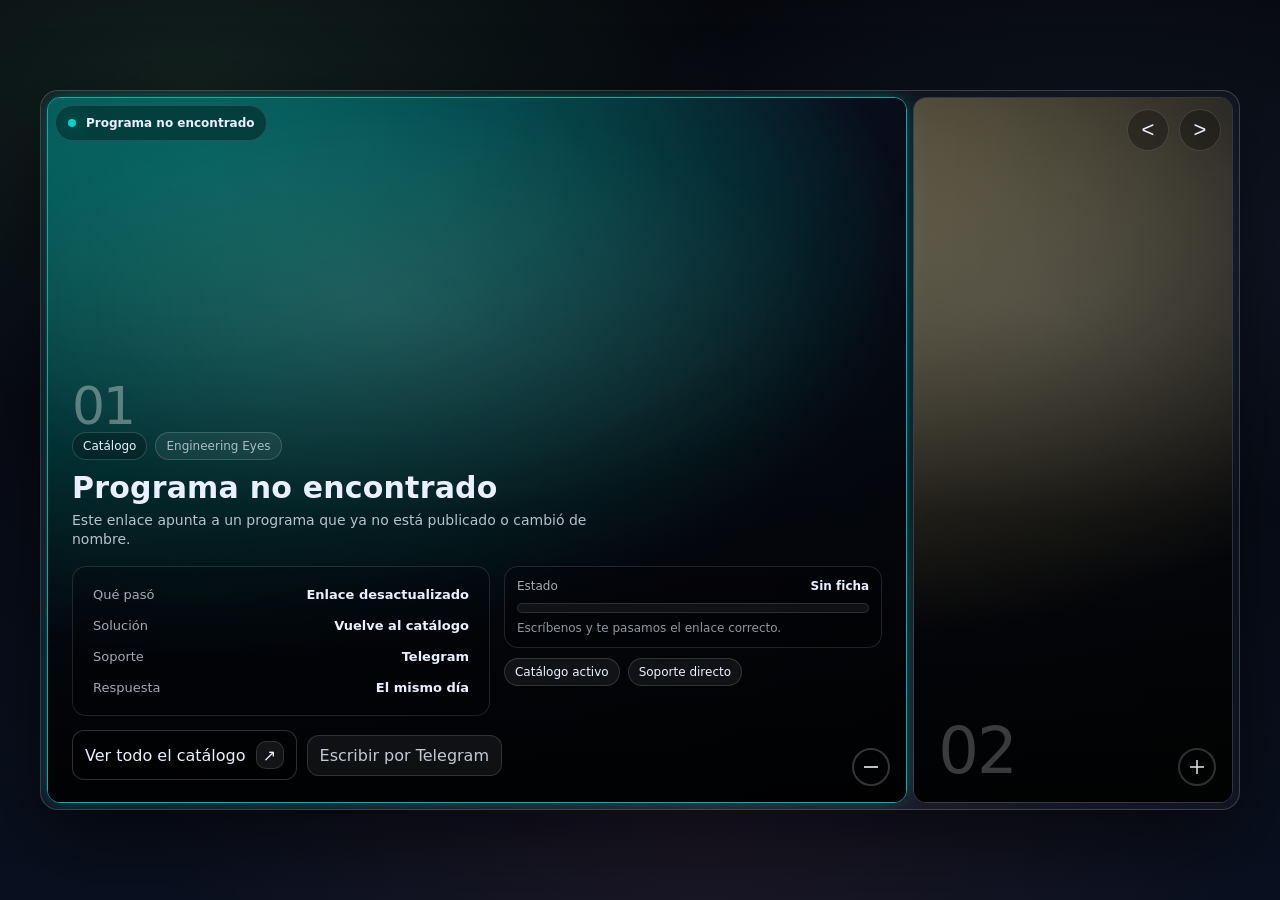
<file: accordion.html>
<!DOCTYPE html>
<html lang="es">
<head>
<meta charset="UTF-8">
<meta name="viewport" content="width=device-width, initial-scale=1.0">
<title>Ficha de software — Engineering Eyes</title>
<meta name="description" content="Ficha técnica: versión, novedades, requisitos del sistema e instalación paso a paso.">
<meta name="robots" content="noindex, follow">
<style>
/* ═══════════════════════════════════════════════════════════════
   ESTILOS DEL NEONACCORDION — ORIGINAL, SIN MODIFICAR.
═══════════════════════════════════════════════════════════════ */
:root {
    --bg0: #05070c;
    --bg1: #0a1020;
    --card: rgba(255, 255, 255, 0.06);
    --card2: rgba(255, 255, 255, 0.1);
    --text: #eaf0ff;
    --muted: rgba(234, 240, 255, 0.72);
    --line: rgba(255, 255, 255, 0.12);
    --shadow: 0 30px 80px rgba(0, 0, 0, 0.55);
    --ease: cubic-bezier(0.2, 0.8, 0.2, 1);
    --dur: 720ms;
}
* { box-sizing: border-box; margin: 0; padding: 0; }
html, body { height: 100%; }
body {
    font-family: ui-sans-serif, system-ui, -apple-system, Segoe UI, Roboto, Helvetica, Arial;
    background: radial-gradient(1000px 600px at 15% 10%, rgba(124, 255, 178, 0.1), transparent 55%),
        radial-gradient(900px 520px at 85% 25%, rgba(122, 167, 255, 0.1), transparent 58%),
        radial-gradient(900px 600px at 55% 90%, rgba(255, 125, 125, 0.08), transparent 62%),
        linear-gradient(180deg, var(--bg0), var(--bg1));
    color: var(--text);
    display: flex;
    align-items: center;
    justify-content: center;
    overflow: hidden;
}
.wrap { width: min(1200px, 96vw); height: min(720px, 92vh); display: flex; flex-direction: column; }
.dot { width: 10px; height: 10px; border-radius: 50%; background: #7cffb2; box-shadow: 0 0 18px rgba(124, 255, 178, 0.55); }

.stage {
    position: relative; flex: 1; border-radius: 18px; overflow: hidden;
    box-shadow: var(--shadow); border: 1px solid rgba(255, 255, 255, 0.1); background: rgba(0, 0, 0, 0.18);
    height: 100%;
}
.status {
    position: absolute; z-index: 10; top: 14px; left: 14px;
    display: flex; align-items: center; gap: 10px; padding: 10px 12px; border-radius: 999px;
    background: rgba(0, 0, 0, 0.35); border: 1px solid rgba(255, 255, 255, 0.12); backdrop-filter: blur(10px);
}
.status-led { width: 8px; height: 8px; border-radius: 50%; background: #7cffb2; box-shadow: 0 0 18px rgba(124, 255, 178, 0.55); }
.status-text { font-size: 12px; color: var(--muted); }
.status-text b { color: var(--text); }

.accordion { height: 100%; display: flex; }
.panel {
    position: relative; flex: 1; cursor: pointer;
    transition: flex var(--dur) var(--ease), filter var(--dur) var(--ease);
    overflow: hidden; filter: saturate(0.75) grayscale(0.2) brightness(0.9); isolation: isolate;
}
.panel.active { flex: 2.7; filter: saturate(1.05) grayscale(0) brightness(1); }
.panel-bg {
    position: absolute; inset: 0; background-image: var(--bg); background-size: cover; background-position: center;
    transform: scale(1.05); transition: transform 900ms var(--ease);
}
.panel.active .panel-bg { transform: scale(1.12); }
.panel::before {
    content: ""; position: absolute; inset: 0;
    background: radial-gradient(800px 380px at 40% 30%, rgba(255, 255, 255, 0.12), transparent 55%),
        linear-gradient(180deg, rgba(0, 0, 0, 0.05), rgba(0, 0, 0, 0.84)); z-index: 1;
}
.panel::after {
    content: ""; position: absolute; inset: 0;
    background: linear-gradient(90deg, transparent, rgba(0, 0, 0, 0.55)); opacity: 0.25; z-index: 1;
}
.panel-content { position: absolute; left: 24px; right: 24px; bottom: 22px; z-index: 2; color: var(--text); }
.panel-kicker {
    display: flex; gap: 8px; align-items: center; margin-bottom: 10px;
    opacity: 0; transform: translateY(10px); transition: opacity 420ms var(--ease), transform 420ms var(--ease);
}
.panel.active .panel-kicker { opacity: 1; transform: translateY(0); transition-delay: 140ms; }
.pill { font-size: 12px; padding: 6px 10px; border-radius: 999px; border: 1px solid rgba(255, 255, 255, 0.16); background: rgba(0, 0, 0, 0.2); }
.pill.ghost { color: rgba(234, 240, 255, 0.7); background: rgba(255, 255, 255, 0.06); }
.panel-id {
    position: absolute; left: 0; bottom: -8px; font-size: 64px; font-weight: 300;
    color: rgba(255, 255, 255, 0.25); letter-spacing: -2px; transition: all var(--dur) var(--ease);
}
.panel.active .panel-id { bottom: auto; top: -56px; font-size: 52px; color: rgba(255, 255, 255, 0.35); }
.panel-title {
    font-size: 30px; letter-spacing: 0.2px; font-weight: 800; margin-bottom: 6px;
    opacity: 0; transform: translateY(18px); transition: opacity 520ms var(--ease), transform 520ms var(--ease);
}
.panel.active .panel-title { opacity: 1; transform: translateY(0); transition-delay: 220ms; }
.panel-subtitle {
    max-width: 520px; font-size: 14px; line-height: 1.4; color: rgba(234, 240, 255, 0.78); margin-bottom: 16px;
    opacity: 0; transform: translateY(18px); transition: opacity 520ms var(--ease), transform 520ms var(--ease);
}
.panel.active .panel-subtitle { opacity: 1; transform: translateY(0); transition-delay: 300ms; }
.grid {
    display: grid; grid-template-columns: 1.05fr 0.95fr; gap: 14px;
    opacity: 0; transform: translateY(18px); transition: opacity 520ms var(--ease), transform 520ms var(--ease);
}
.panel.active .grid { opacity: 1; transform: translateY(0); transition-delay: 380ms; }
.specs { border-radius: 14px; padding: 12px 12px; background: rgba(0, 0, 0, 0.22); border: 1px solid rgba(255, 255, 255, 0.12); }
.row { display: flex; justify-content: space-between; gap: 12px; padding: 8px 8px; border-radius: 10px; transition: background 220ms var(--ease); }
.row:hover { background: rgba(255, 255, 255, 0.06); }
.k { color: rgba(234, 240, 255, 0.7); font-size: 13px; }
.v { font-weight: 700; font-size: 13px; }
.meta { display: flex; flex-direction: column; gap: 10px; }
.meta-card { border-radius: 14px; padding: 12px 12px; background: rgba(0, 0, 0, 0.22); border: 1px solid rgba(255, 255, 255, 0.12); }
.meta-top { display: flex; align-items: center; justify-content: space-between; margin-bottom: 10px; }
.label { font-size: 12px; color: rgba(234, 240, 255, 0.7); }
.value { font-size: 12px; font-weight: 800; }
.bar { height: 10px; border-radius: 999px; overflow: hidden; border: 1px solid rgba(255, 255, 255, 0.12); background: rgba(255, 255, 255, 0.06); }
.bar-fill { display: block; height: 100%; width: 50%; background: linear-gradient(90deg, rgba(255, 255, 255, 0.1), rgba(255, 255, 255, 0.55)); }
.fine { margin-top: 8px; font-size: 12px; color: rgba(234, 240, 255, 0.62); }
.badges { display: flex; flex-wrap: wrap; gap: 8px; }
.badge {
    font-size: 12px; padding: 6px 10px; border-radius: 999px; border: 1px solid rgba(255, 255, 255, 0.14); background: rgba(255, 255, 255, 0.06);
    opacity: 0; transform: scale(0.92); transition: opacity 340ms var(--ease), transform 340ms var(--ease), border-color 340ms var(--ease);
}
.panel.active .badge { opacity: 1; transform: scale(1); }
.panel.active .badge:nth-child(1) { transition-delay: 520ms; }
.panel.active .badge:nth-child(2) { transition-delay: 580ms; }
.panel.active .badge:nth-child(3) { transition-delay: 640ms; }
.cta-row {
    display: flex; align-items: center; gap: 10px; margin-top: 14px;
    opacity: 0; transform: translateY(16px); transition: opacity 520ms var(--ease), transform 520ms var(--ease);
}
.panel.active .cta-row { opacity: 1; transform: translateY(0); transition-delay: 520ms; }
.cta {
    border: 1px solid rgba(255, 255, 255, 0.18); background: rgba(0, 0, 0, 0.22); color: var(--text);
    padding: 10px 12px; border-radius: 12px; cursor: pointer; display: flex; align-items: center; gap: 10px; text-decoration: none;
    transition: transform 180ms var(--ease), background 180ms var(--ease), border-color 180ms var(--ease);
}
.cta:hover { transform: translateY(-1px); background: rgba(255, 255, 255, 0.1); }
.cta:active { transform: translateY(0px) scale(0.985); }
.cta-ico { display: inline-flex; width: 28px; height: 28px; border-radius: 10px; align-items: center; justify-content: center; background: rgba(255, 255, 255, 0.08); border: 1px solid rgba(255, 255, 255, 0.12); }
.ghost-btn {
    border: 1px solid rgba(255, 255, 255, 0.14); background: rgba(255, 255, 255, 0.06); color: rgba(234, 240, 255, 0.82);
    padding: 10px 12px; border-radius: 12px; cursor: pointer; text-decoration: none; transition: transform 180ms var(--ease), background 180ms var(--ease);
}
.ghost-btn:hover { transform: translateY(-1px); background: rgba(255, 255, 255, 0.1); }
.ghost-btn:active { transform: translateY(0px) scale(0.985); }
.corner {
    position: absolute; right: 16px; bottom: 16px; width: 38px; height: 38px; border-radius: 999px;
    border: 2px solid rgba(255, 255, 255, 0.2); background: transparent; cursor: pointer; z-index: 3;
    transition: transform 200ms var(--ease), border-color 200ms var(--ease), background 200ms var(--ease);
}
.corner::before, .corner::after {
    content: ""; position: absolute; left: 50%; top: 50%; transform: translate(-50%, -50%);
    background: rgba(255, 255, 255, 0.75); transition: transform 200ms var(--ease), opacity 200ms var(--ease);
}
.corner::before { width: 14px; height: 2px; }
.corner::after { width: 2px; height: 14px; }
.panel.active .corner::after { opacity: 0; transform: translate(-50%, -50%) scale(0.6); }
.corner:hover { transform: translateY(-1px); background: rgba(255, 255, 255, 0.08); }
.corner:active { transform: translateY(0px) scale(0.98); }
/* Las flechas estaban en left:12px, justo encima del título del panel
   abierto. Agrupadas arriba a la derecha ya no tapan nada. */
.nav {
    position: absolute; top: 18px; transform: none; width: 42px; height: 42px; border-radius: 999px;
    border: 1px solid rgba(255, 255, 255, 0.14); background: rgba(0, 0, 0, 0.3); color: var(--text);
    font-size: 22px; cursor: pointer; display: flex; align-items: center; justify-content: center;
    backdrop-filter: blur(10px); z-index: 12; transition: background 180ms var(--ease), transform 180ms var(--ease);
}
.nav:hover { background: rgba(255, 255, 255, 0.12); }
.nav:active { transform: scale(0.94); }
.nav-prev { right: 70px; }
.nav-next { right: 18px; }

@media (max-width: 860px) {
    /* El acordeón deja de tener altura fija: los paneles cerrados son
       barras cortas y el abierto crece hasta donde pida su contenido.
       Antes .stage llevaba `flex: 1` y eso anulaba su `height`, así que
       los 4 paneles se quedaban en 96px y el contenido (560px) no cabía. */
    body { overflow: auto; }
    .wrap  { height: auto; width: min(1200px, 100vw); padding: 10px 8px 20px; }
    .stage { flex: none; height: auto; border-radius: 14px; }
    .accordion { flex-direction: column; height: auto; }

    .panel { flex: none; min-height: 86px; }
    .panel.active { flex: none; min-height: 0; }

    /* Solo el panel abierto pasa a flujo normal: así estira el panel.
       Los cerrados siguen absolutos y se mantienen como barras. */
    .panel.active .panel-content {
        position: relative; left: auto; right: auto; bottom: auto;
        padding: 54px 16px 18px;
    }
    .panel.active .panel-id { top: 12px; bottom: auto; left: 16px; font-size: 40px; }
    .panel:not(.active) .panel-id { font-size: 40px; }

    .grid { grid-template-columns: 1fr; }
    .panel-title { font-size: 24px; }
    .cta-row { flex-wrap: wrap; }
    .cta-row .cta, .cta-row .ghost-btn { flex: 1 1 auto; justify-content: center; }

    /* El botón redondo de esquina se montaba sobre "Web oficial":
       en el panel abierto sube a la esquina superior derecha. */
    .panel.active .corner { top: 14px; bottom: auto; right: 14px; }

    /* Las flechas estorban cuando los paneles ya se tocan directamente */
    .nav { display: none; }
    .status { position: sticky; top: 8px; margin: 8px 0 0 8px; display: inline-flex; }
}


/* ═══════════════════════════════════════════════════════════════
   MÓDULO DE COMPRA — AGREGADO. No toca los estilos originales.
═══════════════════════════════════════════════════════════════ */
.buy-price { font-size: 15px; }
.buy-proof { display: flex; align-items: center; gap: 7px; }
.buy-rating { display: flex; align-items: center; gap: 3px; margin-top: 2px; }
.buy-rating .star { color: rgba(255,255,255,.22); font-size: 14px; line-height: 1; }
.buy-rating .star.on { color: #f7c948; }
.buy-rating .nota { color: #fff; font-size: 12px; font-weight: 700; margin-left: 5px; }
.buy-rating .cuenta { opacity: .55; font-size: 11px; margin-left: 2px; }
.buy-live {
    width: 7px; height: 7px; border-radius: 50%; flex: none;
    background: #7cffb2; box-shadow: 0 0 12px rgba(124, 255, 178, 0.7);
    animation: buyPulse 1.6s ease-in-out infinite;
}
@keyframes buyPulse { 0%, 100% { transform: scale(1); opacity: 1; } 50% { transform: scale(1.4); opacity: 0.6; } }
.bm-back {
    position: fixed; inset: 0; z-index: 10000; display: flex; align-items: center; justify-content: center;
    background: rgba(3, 6, 12, 0.62); backdrop-filter: blur(9px);
    opacity: 0; pointer-events: none; transition: opacity 260ms var(--ease); padding: 18px;
}
.bm-back.open { opacity: 1; pointer-events: auto; }
.bm-card {
    width: min(430px, 94vw); border-radius: 18px; padding: 18px;
    border: 1px solid rgba(255, 255, 255, 0.14);
    background: linear-gradient(180deg, rgba(255, 255, 255, 0.08), rgba(255, 255, 255, 0.03));
    box-shadow: 0 30px 80px rgba(0, 0, 0, 0.6); backdrop-filter: blur(14px);
    transform: translateY(14px) scale(0.98); transition: transform 280ms var(--ease);
}
.bm-back.open .bm-card { transform: none; }
.bm-title { font-size: 20px; font-weight: 800; margin: 10px 0 4px; }
.bm-sub { font-size: 13px; color: var(--muted); margin-bottom: 14px; }
.bm-prices { display: flex; gap: 10px; margin-bottom: 12px; }
.bm-price {
    flex: 1; cursor: pointer; border-radius: 14px; padding: 12px 10px; text-align: center;
    border: 1px solid rgba(255, 255, 255, 0.14); background: rgba(0, 0, 0, 0.25);
    transition: transform 180ms var(--ease), border-color 180ms var(--ease), box-shadow 180ms var(--ease);
}
.bm-price:hover { transform: translateY(-1px); }
.bm-price.sel { border-color: var(--bma, #7cffb2); box-shadow: 0 0 0 1px var(--bma, #7cffb2), 0 0 26px rgba(255, 255, 255, 0.08); }
.bm-price .cur { font-size: 11px; color: var(--muted); margin-bottom: 4px; }
.bm-price .amt { font-size: 20px; font-weight: 800; }
.bm-proof { display: flex; align-items: center; gap: 8px; font-size: 13px; color: rgba(234, 240, 255, 0.8); margin-bottom: 12px; }
.bm-note { font-size: 12px; color: rgba(234, 240, 255, 0.55); margin-bottom: 14px; }
.bm-actions { display: flex; gap: 10px; justify-content: flex-end; }
.bm-actions.col { flex-direction: column; justify-content: stretch; }
.bm-actions.col .cta, .bm-actions.col .ghost-btn { justify-content: center; text-align: center; }

/* ═══ BORDES: cada panel es una tarjeta; el abierto se ilumina con el color del programa (--acc) ═══ */
.stage { border: 1.5px solid rgba(255,255,255,.18); background: rgba(255,255,255,.025); }
.accordion { gap: 6px; padding: 6px; }
.buy-rating .cuenta { white-space: nowrap; }
.panel { border-radius: 13px; border: 1px solid rgba(255,255,255,.16); transition: flex var(--dur) var(--ease), filter var(--dur) var(--ease), border-color .25s, box-shadow .25s; }
.panel:not(.active):hover { border-color: rgba(255,255,255,.36); }
.panel.active { border: 1.5px solid color-mix(in srgb, var(--acc) 80%, transparent); box-shadow: 0 0 22px -6px color-mix(in srgb, var(--acc) 55%, transparent); }
</style>
</head>
<body>
<div class="wrap">

    <main class="stage" aria-label="Paneles de detalle del programa">
        <div class="status">
            <span class="status-led"></span>
            <span class="status-text"><b id="statusName"></b></span>
        </div>
        <section class="accordion" id="accordion"></section>
        <button class="nav nav-prev" type="button" aria-label="Panel anterior">&lt;</button>
        <button class="nav nav-next" type="button" aria-label="Panel siguiente">&gt;</button>
    </main>

</div>

<!-- FUENTE ÚNICA DE DATOS — debe cargarse antes del motor de fichas -->
<script src="data/catalogo.js"></script>

<script>
/* ═══════════════════════════════════════════════════════════════
   MOTOR DE FICHAS — no contiene datos.

   ⚠️ REGLA DE ORO:
   • data/catalogo.js = TODOS los programas. Ahí se edita todo.
   • DEFAULT_PANELS   = paneles de respaldo si llega una llave
     desconocida en ?sw=. No los edites para personalizar nada.
═══════════════════════════════════════════════════════════════ */

/* Respaldo: solo se ve si llega un ?sw= que no existe en el catálogo.
   Antes mostraba los 4 coches de la plantilla original. */
const DEFAULT_PANELS = [
  {
    accent: "#00d4c8", bg: imgFallback("#00d4c8"),
    id: "01", title: "Programa no encontrado", pill: "Catálogo", pillGhost: "Engineering Eyes",
    subtitle: "Este enlace apunta a un programa que ya no está publicado o cambió de nombre.",
    specs: [["Qué pasó","Enlace desactualizado"],["Solución","Vuelve al catálogo"],["Soporte","Telegram"],["Respuesta","El mismo día"]],
    metaLabel: "Estado", metaValue: "Sin ficha", bar: 0, fine: "Escríbenos y te pasamos el enlace correcto.",
    badges: ["Catálogo activo","Soporte directo"],
    ctaText: "Ver todo el catálogo", ctaUrl: "index.html#softwares",
    ghostText: "Escribir por Telegram", ghostUrl: "https://t.me/+xT9picqsAUI5MDAx"
  },
  {
    accent: "#f7d152", bg: imgFallback("#f7d152"),
    id: "02", title: "¿Buscabas otra cosa?", pill: "Ayuda", pillGhost: "Engineering Eyes",
    subtitle: "Software de geotecnia, estructuras, BIM, CAD, GIS y ofimática, con ficha, requisitos e instalación.",
    specs: [["Geotecnia","GEO5"],["Estructural","ETABS · SAP2000 · CYPE"],["BIM & CAD","Revit · AutoCAD · Civil 3D"],["GIS","ArcGIS · Global Mapper"]],
    metaLabel: "Categorías", metaValue: "6", bar: 100, fine: "El catálogo se actualiza cada semana.",
    badges: ["Fichas completas","Requisitos","Instalación guiada"],
    ctaText: "Ir al inicio", ctaUrl: "index.html",
    ghostText: "Soporte", ghostUrl: "https://t.me/+xT9picqsAUI5MDAx"
  }
];

/* ───────────────────────────────────────────────────────────────
   CONFIGURACIÓN DE COMPRA (global, vale para todos los programas).
   Cada panel con "buy" usará este correo y este Telegram,
   salvo que el panel traiga los suyos propios.
─────────────────────────────────────────────────────────────── */
const BUY_CONFIG = {
  email: "engineeringeyes68@gmail.com",
  telegram: "https://t.me/+xT9picqsAUI5MDAx"
};

/* ───────────────────────────────────────────────────────────────
   MOTOR DE FICHAS.

   Los datos de cada programa viven en  data/catalogo.js  (fuente
   única, compartida con el index). makeSW() toma un programa de ahí
   y construye sus 4 paneles:
     01 El programa (+ Comprar) · 02 Novedades · 03 Requisitos · 04 Tutorial

   ➕ AGREGAR UN PROGRAMA · 💰 CAMBIAR PRECIOS · 🆓 HACERLO GRATIS
      → todo se hace en data/catalogo.js. Este archivo no se toca.

   🖼️ IMÁGENES DE PANEL: por defecto usa la miniatura del programa
      (lista.img). Para darle 4 imágenes propias, añade al programa:
        imgs: ["url1","url2","url3","url4"]
      Si no hay ninguna, el panel cae en un degradado de su color.

   🎬 TUTORIAL: añade  video: "https://youtu.be/XXXX"  al programa
      para activar el botón "Ver tutorial". Sin video, el panel 04
      ofrece soporte por Telegram en su lugar (nunca un enlace roto).
─────────────────────────────────────────────────────────────── */

/* Precio en dólares. La fórmula vive en data/catalogo.js (window.EE_USD)
   para que sea una sola en todo el proyecto. Si ese archivo no cargó,
   se usa el `usd` escrito a mano y, en su defecto, 0. */
function usdDe(c) {
  if (typeof window.EE_USD === 'function') return window.EE_USD(c.pen, c.usd);
  return (c.usd !== undefined && c.usd !== null && !isNaN(c.usd)) ? Number(c.usd) : 0;
}

/* Degradado de respaldo cuando un programa aún no tiene capturas. */
function imgFallback(color) {
  const c = encodeURIComponent(color || '#00d4c8');
  return "data:image/svg+xml;charset=utf8," + encodeURIComponent(
    '<svg xmlns="http://www.w3.org/2000/svg" width="1600" height="900">' +
    '<defs><radialGradient id="g" cx="30%" cy="25%" r="85%">' +
    '<stop offset="0%" stop-color="' + decodeURIComponent(c) + '" stop-opacity="0.45"/>' +
    '<stop offset="60%" stop-color="#0a1020" stop-opacity="1"/>' +
    '<stop offset="100%" stop-color="#05070c"/></radialGradient></defs>' +
    '<rect width="1600" height="900" fill="url(#g)"/></svg>'
  );
}

function makeSW(c) {
  const img = i => (c.imgs && c.imgs[i]) || (c.lista && c.lista.img) || imgFallback(c.color);
  const req = c.requisitos || [
    ["Sistema", "Windows 10 / 11 · 64 bits"],
    ["RAM", "8 GB mín. · 16 GB recom."],
    ["Gráficos", "Dedicada recomendada"],
    ["Disco", "SSD recomendado"]
  ];
  return {
    brandTitle: c.nombre,
    panels: [
      { accent: c.color, bg: img(0),
        id: "01", title: c.nombre, pill: c.categoria, pillGhost: c.dev,
        subtitle: (c.gratis ? (c.descGratis || c.desc) : (c.descPago || c.desc)),
        specs: c.ficha,
        badges: (c.gratis ? (c.badgesGratis || (c.badges || []).concat("Descarga gratuita"))
                          : (c.badgesPago  || c.badges || [])),
        buy: { gratis: c.gratis === true, pen: c.pen, usd: usdDe(c), buyers: c.buyers,
               rating: c.rating, resenas: c.resenas,
               product: c.nombre, urlGratis: c.urlGratis },
        ctaText: c.gratis ? (c.textoGratis || "Descargar gratis") : "Comprar",
        ghostText: "Unirse", ghostUrl: BUY_CONFIG.telegram },   /* grupo de Telegram (BUY_CONFIG.telegram) */
      { accent: c.color, bg: img(1),
        id: "02", title: "Novedades", pill: "Actualización", pillGhost: c.version,
        subtitle: c.vIntro || "Lo más reciente de esta versión.", specs: c.novedades,
        metaLabel: "Versión actual", metaValue: c.version, bar: 100, fine: c.vNota || "",
        badges: c.nBadges || [],
        ctaText: "Más información", ctaUrl: c.webNovedades || c.web,
        ghostText: c.video ? "Video resumen" : "Consultar",
        ghostUrl:  c.video || BUY_CONFIG.telegram },
      { accent: c.color, bg: img(2),
        id: "03", title: "Requisitos del sistema", pill: "Compatibilidad", pillGhost: "PC",
        subtitle: "Lo que necesita tu equipo para trabajar con fluidez.", specs: req,
        metaLabel: "Compatibilidad", metaValue: c.so || "Win 10 / 11", bar: 100,
        fine: c.rNota || "Datos referenciales · verifica en la web oficial",
        badges: ["64-bit", "Multiprocesador"],
        ctaText: "Guía completa", ctaUrl: c.webReq || c.web,
        ghostText: "Consultar", ghostUrl: BUY_CONFIG.telegram },
      { accent: c.color, bg: img(3),
        id: "04", title: "Instalación paso a paso", pill: c.video ? "Video tutorial" : "Guía asistida",
        pillGhost: "Guía",
        subtitle: c.video
          ? "Video completo: descarga, instalación y primeros pasos en " + c.nombre + "."
          : "Te acompañamos por Telegram en la descarga, instalación y primeros pasos en " + c.nombre + ".",
        specs: c.video
          ? [["Formato","Video HD"],["Duración","≈ 15 min"],["Nivel","Principiante"],["Idioma","Español"]]
          : [["Formato","Asistencia 1 a 1"],["Canal","Telegram"],["Nivel","Principiante"],["Idioma","Español"]],
        metaLabel: "Dificultad", metaValue: "Fácil", bar: 25, fine: "No requiere experiencia previa",
        badges: ["Paso a paso", "Soporte incluido"],
        ctaText: c.video ? "Ver tutorial" : "Pedir ayuda",
        ctaUrl:  c.video || BUY_CONFIG.telegram,
        ghostText: "Soporte", ghostUrl: BUY_CONFIG.telegram }
    ]
  };
}

/* Catálogo: fuente única en data/catalogo.js (cargado justo antes de este script).
   Para agregar o editar un programa NO se toca este archivo. */
const CATALOGO = window.EE_CATALOGO || [];
if (!CATALOGO.length) {
  console.error('[EE] data/catalogo.js no se cargó: no habrá fichas de programa.');
}

/* Construye SW_DETAIL automáticamente desde el catálogo. */
const SW_DETAIL = {};
CATALOGO.forEach(c => { SW_DETAIL[c.llave] = makeSW(c); });

/* ═══════════════════════════════════════════════════════════════
   MOTOR — construye el panel EXACTAMENTE como el original
   y aplica la lógica original (NeonAccordion). No tocar.
═══════════════════════════════════════════════════════════════ */
(function(){
  const esc = s => String(s==null?'':s).replace(/&/g,'&amp;').replace(/</g,'&lt;').replace(/>/g,'&gt;').replace(/"/g,'&quot;');

  /* ── MÓDULO DE COMPRA: detección de moneda (estilo Hotmart, sin backend).
       Si el navegador está en Perú (zona horaria America/Lima o idioma es-PE)
       muestra SOLES primero; para el resto del mundo, USD primero. ── */
  const isPeru = (() => {
    try {
      const tz = (Intl.DateTimeFormat().resolvedOptions().timeZone || '');
      const langs = [navigator.language].concat(navigator.languages || []).join(' ').toUpperCase();
      return tz === 'America/Lima' || /[-_]PE\b/.test(langs);
    } catch (e) { return false; }
  })();
  const moneyPEN = v => 'S/ ' + v;
  const moneyUSD = v => '$ ' + v + ' USD';

  /* ── MULTIMONEDA (estilo Hotmart): convierte el precio USD a la moneda
       local del visitante con el tipo de cambio del día (API gratuita,
       sin clave). Perú ve soles exactos; EE. UU. ve USD; el resto ve
       "≈ su moneda" y paga en USD. Si la API falla, todo queda en USD. ── */
  const FX = { cur: null, rate: null };
  const REGION_CUR = {
    PE:'PEN', MX:'MXN', CO:'COP', AR:'ARS', CL:'CLP', BO:'BOB', PY:'PYG', UY:'UYU',
    BR:'BRL', VE:'VES', EC:'USD', PA:'USD', SV:'USD', GT:'GTQ', HN:'HNL', NI:'NIO',
    CR:'CRC', DO:'DOP', US:'USD', CA:'CAD', GB:'GBP', AU:'AUD', NZ:'NZD', JP:'JPY',
    KR:'KRW', CN:'CNY', IN:'INR', CH:'CHF', SE:'SEK', NO:'NOK', DK:'DKK', PL:'PLN',
    CZ:'CZK', RO:'RON', TR:'TRY', ZA:'ZAR',
    ES:'EUR', FR:'EUR', DE:'EUR', IT:'EUR', PT:'EUR', NL:'EUR', BE:'EUR', AT:'EUR',
    IE:'EUR', FI:'EUR', GR:'EUR'
  };
  const TZ_REGION = {
    'America/Lima':'PE','America/Bogota':'CO','America/Mexico_City':'MX','America/Santiago':'CL',
    'America/La_Paz':'BO','America/Asuncion':'PY','America/Montevideo':'UY','America/Sao_Paulo':'BR',
    'America/Caracas':'VE','America/Guayaquil':'EC','America/Panama':'PA','America/Guatemala':'GT',
    'America/Tegucigalpa':'HN','America/Managua':'NI','America/Costa_Rica':'CR',
    'America/Santo_Domingo':'DO','Europe/Madrid':'ES'
  };
  function userRegion() {
    try { const r = new Intl.Locale(navigator.language).region; if (r) return r.toUpperCase(); } catch (e) {}
    const m = String(navigator.language || '').match(/[-_]([A-Za-z]{2})$/);
    if (m) return m[1].toUpperCase();
    try { return TZ_REGION[Intl.DateTimeFormat().resolvedOptions().timeZone] || null; } catch (e) { return null; }
  }
  function niceRound(v) {
    if (v >= 100000) return Math.round(v / 1000) * 1000;
    if (v >= 1000) return Math.round(v / 10) * 10;
    if (v >= 100) return Math.round(v);
    return Math.round(v * 10) / 10;
  }
  function fmtLocal(usd) {
    const v = niceRound(usd * FX.rate);
    let out;
    try {
      out = new Intl.NumberFormat(navigator.language || 'es',
        { style: 'currency', currency: FX.cur, maximumFractionDigits: v >= 100 ? 0 : 2 }).format(v);
    } catch (e) { out = v + ' ' + FX.cur; }
    /* Si el símbolo local es solo "$" (MXN, COP, CLP...), añade el código
       para que no se confunda con dólares: "≈ $1,110 MXN". */
    if (FX.cur !== 'USD' && out.indexOf('$') !== -1 && out.indexOf(FX.cur) === -1) out += ' ' + FX.cur;
    return out;
  }
  function applyFx() {
    if (!FX.rate || !FX.cur) return;
    document.querySelectorAll('.buy-price[data-usd]').forEach(el => {
      el.textContent = '\u2248 ' + fmtLocal(Number(el.getAttribute('data-usd')) || 0);
    });
    document.querySelectorAll('[data-fxline]').forEach(el => {
      el.textContent = 'Pago: ' + moneyUSD(el.getAttribute('data-usd2')) + ' · comisión incluida';
    });
  }
  (function loadFx() {
    if (isPeru || typeof fetch !== 'function') return;     /* Perú usa soles manuales */
    const region = userRegion();
    const cur = region ? REGION_CUR[region] : null;
    if (!cur || cur === 'USD' || cur === 'PEN') return;    /* USD o sin datos: no convertir */
    fetch('https://open.er-api.com/v6/latest/USD')
      .then(r => r.json())
      .then(d => {
        const rate = d && d.rates && d.rates[cur];
        if (!rate) return;
        FX.cur = cur; FX.rate = rate;
        applyFx();
      })
      .catch(() => {});                                    /* Falla → se queda en USD */
  })();

  /* Estrellas de valoración. Devuelve '' si el programa no tiene `rating`,
     para no inventar puntuaciones donde no las hay. */
  function estrellasHTML(rating, resenas, clase) {
    if (!rating) return '';
    const n = Math.max(0, Math.min(5, Number(rating) || 0));
    const llenas = Math.round(n);
    let sv = '';
    for (let i = 1; i <= 5; i++) sv += `<span class="star${i <= llenas ? ' on' : ''}">\u2605</span>`;
    const c = Number(resenas) || 0;
    return `<div class="${clase || 'fine buy-rating'}" aria-label="Valoración ${n} de 5">${sv}` +
           `<span class="nota">${n.toFixed(1)}</span>` +
           (c ? `<span class="cuenta">(${c} valoraciones)</span>` : '') + `</div>`;
  }

  /* Tarjeta derecha (meta): si el panel tiene "buy" se vuelve PRECIO;
     si no, se construye EXACTAMENTE como el original. */
  const buildMeta = p => {
    if (p.buy) {
      const b = p.buy;
      const proof = estrellasHTML(b.rating, b.resenas);
      /* Programa GRATUITO: muestra "GRATIS" sin montos ni conversión. */
      if (b.gratis) {
        return `<div class="meta-top">
                  <span class="label">Precio</span>
                  <span class="value buy-price">GRATIS</span>
                </div>
                <div class="fine">Descarga sin costo</div>
                ${proof}`;
      }
      const prim = isPeru ? moneyPEN(b.pen) : moneyUSD(b.usd);
      const sec  = isPeru ? moneyUSD(b.usd) + ' · comisión incluida' : moneyPEN(b.pen);
      return `<div class="meta-top">
                  <span class="label">Precio</span>
                  <span class="value buy-price" data-usd="${Number(b.usd)||0}">${esc(prim)}</span>
                </div>
                <div class="fine" data-fxline data-usd2="${Number(b.usd)||0}">También: ${esc(sec)}</div>
                ${proof}`;
    }
    return `<div class="meta-top">
                  <span class="label">${esc(p.metaLabel)}</span>
                  <span class="value">${esc(p.metaValue)}</span>
                </div>
                <div class="bar"><span class="bar-fill" style="width: ${Number(p.bar)||0}%"></span></div>
                <div class="fine">${esc(p.fine)}</div>`;
  };

  /* Contador animado (0 → cifra) con frenado suave. */
  const counted = new WeakSet();
  function countUp(el) {
    if (counted.has(el)) return;
    counted.add(el);
    const target = Number(el.getAttribute('data-countup')) || 0;
    const t0 = performance.now(), dur = 950;
    const tick = now => {
      const k = Math.min(1, (now - t0) / dur);
      const e2 = 1 - Math.pow(1 - k, 3);
      el.textContent = Math.round(target * e2);
      if (k < 1) requestAnimationFrame(tick);
    };
    requestAnimationFrame(tick);
  }

  /* Búsqueda tolerante de la llave: ignora mayúsculas, espacios,
     puntos y guiones (ej. "Cypecad 2026", "CYPECAD-2026" o
     "cypecad-2026.c" encuentran la entrada "cypecad-2026"). */
  const params = new URLSearchParams(location.search);
  const rawKey = params.get('sw');
  const norm = s => String(s == null ? '' : s).toLowerCase().replace(/[^a-z0-9]/g, '');
  let conf = null;
  if (rawKey) {
    const nk = norm(rawKey);
    /* 1º coincidencia EXACTA: así "midas-gen" no cae en "midas-gen-nx"
       (que empieza igual). Solo si no hay exacta se usa la tolerante. */
    for (const k in SW_DETAIL) { if (norm(k) === nk) { conf = SW_DETAIL[k]; break; } }
    if (!conf) for (const k in SW_DETAIL) {
      const nm = norm(k);
      if (nm === nk || (nm.length >= 4 && (nk.startsWith(nm) || nm.startsWith(nk)))) { conf = SW_DETAIL[k]; break; }
    }
  }
  const panelsData = (conf && conf.panels) ? conf.panels : DEFAULT_PANELS;

  const accEl = document.getElementById('accordion');
  accEl.innerHTML = panelsData.map((p, i) => {
    const specs = (p.specs||[]).map(r =>
      `<div class="row"><span class="k">${esc(r[0])}</span><span class="v">${esc(r[1])}</span></div>`).join('');
    const badges = (p.badges||[]).map(b => `<span class="badge">${esc(b)}</span>`).join('');
    const cta = (p.buy && p.buy.gratis)
      ? `<a class="cta" href="${esc(p.buy.urlGratis || BUY_CONFIG.telegram)}" target="_blank" rel="noopener noreferrer">${esc(p.ctaText||'Descargar gratis')}<span class="cta-ico" aria-hidden="true">\u2197</span></a>`
      : p.buy
      ? `<a class="cta" href="#comprar" data-buy="${i}">${esc(p.ctaText||'Comprar')}<span class="cta-ico" aria-hidden="true">\u2197</span></a>`
      : p.ctaUrl
      ? `<a class="cta" href="${esc(p.ctaUrl)}" target="_blank" rel="noopener noreferrer">${esc(p.ctaText||'')}<span class="cta-ico" aria-hidden="true">\u2197</span></a>`
      : `<button class="cta" type="button">${esc(p.ctaText||'')}<span class="cta-ico" aria-hidden="true">\u2197</span></button>`;
    const ghost = p.ghostUrl
      ? `<a class="ghost-btn" href="${esc(p.ghostUrl)}" target="_blank" rel="noopener noreferrer">${esc(p.ghostText||'')}</a>`
      : `<button class="ghost-btn" type="button">${esc(p.ghostText||'')}</button>`;
    return `
      <article class="panel${i===0?' active':''}" data-title="${esc(p.title)}" data-accent="${esc(p.accent)}" style="--bg: url('${esc(p.bg)}'); --acc: ${esc(p.accent)};">
        <div class="panel-bg" aria-hidden="true"></div>
        <div class="panel-content">
          <div class="panel-kicker">
            <span class="pill">${esc(p.pill)}</span>
            <span class="pill ghost">${esc(p.pillGhost)}</span>
          </div>
          <div class="panel-id">${esc(p.id)}</div>
          <h2 class="panel-title">${esc(p.title)}</h2>
          <p class="panel-subtitle">${esc(p.subtitle)}</p>
          <div class="grid">
            <div class="specs">${specs}</div>
            <div class="meta">
              <div class="meta-card">${buildMeta(p)}</div>
              <div class="badges">${badges}</div>
            </div>
          </div>
          <div class="cta-row">${cta}${ghost}</div>
        </div>
        <button class="corner" type="button" aria-label="Open details"></button>
      </article>`;
  }).join('');

  /* ── MÓDULO DE COMPRA: modal Comprar → Confirmar → Contactar ── */
  function openBuy(p) {
    const b = p.buy; if (!b || b.gratis) return;
    const accent  = p.accent || '#7cffb2';
    const product = b.product || p.title || 'Software';
    const email   = b.email || BUY_CONFIG.email;
    const tg      = (b.telegram !== undefined) ? b.telegram : BUY_CONFIG.telegram;
    let chosen    = isPeru ? 'PEN' : 'USD';

    let back = document.querySelector('.bm-back');
    if (!back) {
      back = document.createElement('div');
      back.className = 'bm-back';
      document.body.appendChild(back);
      back.addEventListener('click', e => { if (e.target === back) back.classList.remove('open'); });
      document.addEventListener('keydown', e => { if (e.key === 'Escape') back.classList.remove('open'); });
    }

    back.innerHTML = `
      <div class="bm-card" style="--bma:${esc(accent)}">
        <div class="bm-step" data-step="1">
          <span class="pill" style="border-color:${esc(accent)}">Compra directa</span>
          <h3 class="bm-title">${esc(product)}</h3>
          <p class="bm-sub">Elige tu moneda y confirma para coordinar el pago.</p>
          <div class="bm-prices">
            <div class="bm-price${chosen==='PEN'?' sel':''}" data-cur="PEN">
              <div class="cur">Soles (Perú)</div><div class="amt">${esc(moneyPEN(b.pen))}</div>
            </div>
            <div class="bm-price${chosen==='USD'?' sel':''}" data-cur="USD">
              <div class="cur">Dólares</div><div class="amt">${esc(moneyUSD(b.usd))}</div><div class="cur" data-fxeq style="display:none;margin-top:4px"></div>
            </div>
          </div>
          ${estrellasHTML(b.rating, b.resenas, 'bm-proof buy-rating')}
          <div class="bm-note">El precio en USD ya incluye la comisión de pago.</div>
          <div class="bm-actions">
            <button class="ghost-btn" type="button" data-bm="close">Cancelar</button>
            <button class="cta" type="button" data-bm="confirm">Confirmar</button>
          </div>
        </div>
        <div class="bm-step" data-step="2" hidden>
          <span class="pill" style="border-color:${esc(accent)}">Último paso</span>
          <h3 class="bm-title">¡Listo! Coordina tu compra</h3>
          <p class="bm-sub">Escríbenos y te respondemos con el método de pago y la entrega.</p>
          <div class="bm-actions col">
            <a class="cta" data-bm="mail" href="#">\u2709&nbsp;Contactar por correo</a>
            ${tg ? `<a class="ghost-btn" target="_blank" rel="noopener noreferrer" href="${esc(tg)}">Telegram</a>` : ''}
            <button class="ghost-btn" type="button" data-bm="back">Volver</button>
          </div>
        </div>
      </div>`;

    const step1 = back.querySelector('[data-step="1"]');
    const step2 = back.querySelector('[data-step="2"]');
    back.querySelectorAll('.bm-price').forEach(el => {
      el.addEventListener('click', () => {
        chosen = el.getAttribute('data-cur');
        back.querySelectorAll('.bm-price').forEach(x => x.classList.toggle('sel', x === el));
      });
    });
    back.querySelector('[data-bm="close"]').addEventListener('click', () => back.classList.remove('open'));
    back.querySelector('[data-bm="back"]').addEventListener('click', () => { step2.hidden = true; step1.hidden = false; });
    back.querySelector('[data-bm="confirm"]').addEventListener('click', () => {
      const precio = chosen === 'PEN' ? moneyPEN(b.pen) + ' (soles)' : moneyUSD(b.usd) + ' (comisión incluida)';
      const asunto = 'Compra: ' + product;
      const cuerpo = 'Hola Engineering Eyes,\n\nQuiero comprar: ' + product +
                     '\nPrecio elegido: ' + precio +
                     '\n\nMi nombre:\nMétodo de pago preferido:\n';
      back.querySelector('[data-bm="mail"]').setAttribute('href',
        'mailto:' + email + '?subject=' + encodeURIComponent(asunto) + '&body=' + encodeURIComponent(cuerpo));
      step1.hidden = true; step2.hidden = false;
    });

    back.classList.add('open');
    if (FX.rate && FX.cur) {
      const eq = back.querySelector('[data-fxeq]');
      if (eq) { eq.textContent = '\u2248 ' + fmtLocal(Number(b.usd) || 0); eq.style.display = 'block'; }
    }
    const proof = back.querySelector('.bm-proof [data-countup]');
    if (proof) countUp(proof);
  }

  /* Abrir el modal al pulsar un botón Comprar (delegado). */
  document.addEventListener('click', e => {
    const a = e.target.closest('[data-buy]');
    if (!a) return;
    e.preventDefault();
    const p = panelsData[Number(a.getAttribute('data-buy'))];
    if (p && p.buy) openBuy(p);
  });

  /* Animar el contador del panel cuando su tarjeta esté activa. */
  const runCounts = () => document.querySelectorAll('.panel.active [data-countup]').forEach(countUp);
  new MutationObserver(runCounts).observe(accEl, { subtree: true, attributes: true, attributeFilter: ['class'] });
  runCounts();

  /* ── Lógica ORIGINAL del NeonAccordion (idéntica) ── */
  class NeonAccordion {
    constructor(root) {
      this.root = root;
      this.panels = [...root.querySelectorAll(".panel")];
      this.prev = document.querySelector(".nav-prev");
      this.next = document.querySelector(".nav-next");
      this.statusName = document.getElementById("statusName");
      this.ambientOn = false;
      this.index = Math.max(0, this.panels.findIndex(p => p.classList.contains("active")));
      this.bind();
      this.apply(this.index, false);
    }
    bind() {
      this.panels.forEach(p => {
        p.addEventListener("click", () => { const li = this.panels.indexOf(p); if (li !== -1) this.apply(li, true); });
        p.addEventListener("mousemove", e => {
          if (!p.classList.contains("active")) return;
          const bg = p.querySelector(".panel-bg"); if (!bg) return;
          const r = p.getBoundingClientRect();
          const x = (e.clientX - r.left) / r.width - 0.5;
          const y = (e.clientY - r.top) / r.height - 0.5;
          bg.style.transform = `scale(1.14) translate(${x * 10}px, ${y * 8}px)`;
        });
        p.addEventListener("mouseleave", () => { const bg = p.querySelector(".panel-bg"); if (bg) bg.style.transform = ""; });
      });
      this.prev.addEventListener("click", e => { e.stopPropagation(); this.go(-1); });
      this.next.addEventListener("click", e => { e.stopPropagation(); this.go(1); });
      document.addEventListener("keydown", e => {
        if (e.key === "ArrowLeft") this.go(-1);
        if (e.key === "ArrowRight") this.go(1);

      });

      this.root.addEventListener("click", e => {
        const btn = e.target.closest(".cta, .ghost-btn, .corner");
        if (!btn) return;
        if (btn.tagName === 'A') return;
        e.stopPropagation();
        this.toast(`${this.panels[this.index]?.dataset.title || "Panel"}: acción registrada`);
      });
    }
    refreshPanels() { this.panels = [...this.root.querySelectorAll(".panel")]; }
    resetActive() {
      this.panels.forEach(p => { p.classList.remove("active"); const bg = p.querySelector(".panel-bg"); if (bg) bg.style.transform = ""; });
      this.index = 0;
      if (this.panels[0]) this.panels[0].classList.add("active");
    }
    apply(i, focusLed = true) {
      if (!this.panels.length) return;
      this.panels.forEach(p => p.classList.remove("active"));
      const panel = this.panels[i] || this.panels[0];
      panel.classList.add("active");
      this.index = this.panels.indexOf(panel);
      const title = panel.dataset.title || `Item ${String(this.index + 1).padStart(2, "0")}`;
      const accent = panel.dataset.accent || "#7CFFB2";
      this.statusName.textContent = title;
      const led = document.querySelector(".status-led");
      if (led) {
        led.style.background = accent;
        led.style.boxShadow = `0 0 18px ${this.hexToRgba(accent, 0.55)}`;
        if (focusLed) led.animate([{transform:"scale(1)"},{transform:"scale(1.25)"},{transform:"scale(1)"}], {duration:420,easing:"ease-out"});
      }
      const dot = document.querySelector(".dot");
      if (dot) { dot.style.background = accent; dot.style.boxShadow = `0 0 18px ${this.hexToRgba(accent, 0.55)}`; }
      this.panels.forEach((p, idx) => p.setAttribute("aria-selected", idx === this.index ? "true" : "false"));
    }
    go(delta) {
      if (!this.panels.length) return;
      const next = (this.index + delta + this.panels.length) % this.panels.length;
      this.apply(next, true);
    }



    toast(text) {
      let t = document.querySelector(".toast");
      if (!t) {
        t = document.createElement("div"); t.className = "toast"; document.body.appendChild(t);
        const s = document.createElement("style");
        s.textContent = `.toast{position:fixed;left:50%;bottom:18px;transform:translateX(-50%);padding:10px 12px;border-radius:12px;border:1px solid rgba(255,255,255,.14);background:rgba(0,0,0,.55);color:rgba(234,240,255,.92);font:12px ui-sans-serif,system-ui;backdrop-filter:blur(10px);box-shadow:0 18px 60px rgba(0,0,0,.45);opacity:0;pointer-events:none;z-index:9999;}`;
        document.head.appendChild(s);
      }
      t.textContent = text;
      t.animate([
        {opacity:0,transform:"translateX(-50%) translateY(8px)"},
        {opacity:1,transform:"translateX(-50%) translateY(0px)"},
        {opacity:1,transform:"translateX(-50%) translateY(0px)"},
        {opacity:0,transform:"translateX(-50%) translateY(8px)"}
      ], {duration:1800,easing:"cubic-bezier(.2,.8,.2,1)"});
    }
    hexToRgba(hex, a = 1) {
      const h = hex.replace("#","").trim();
      const full = h.length === 3 ? h.split("").map(c => c+c).join("") : h;
      const n = parseInt(full, 16);
      return `rgba(${(n>>16)&255},${(n>>8)&255},${n&255},${a})`;
    }
  }
  new NeonAccordion(accEl);
})();
</script>
</body>
</html>
</file>
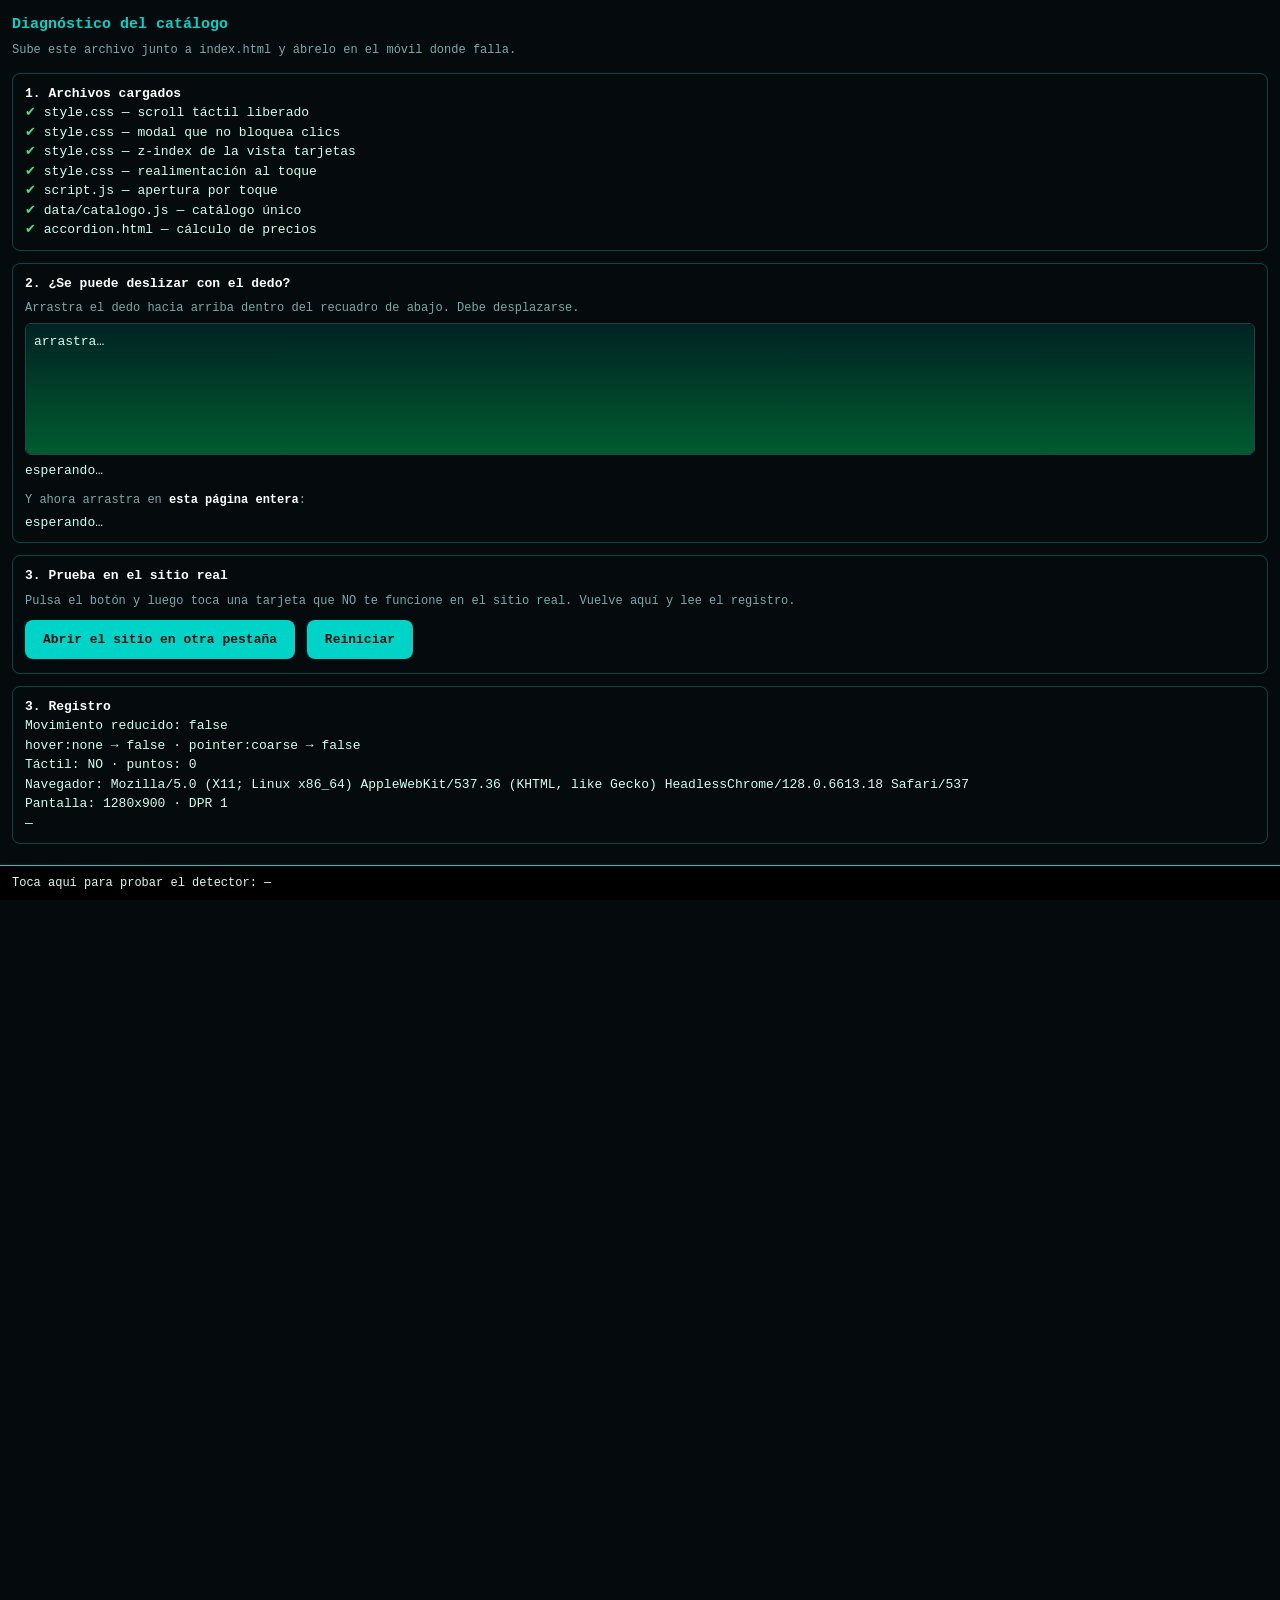
<file: diagnostico.html>
<!DOCTYPE html>
<html lang="es">
<head>
<meta charset="UTF-8">
<meta name="viewport" content="width=device-width, initial-scale=1.0">
<title>Diagnóstico — Engineering Eyes</title>
<style>
  body { margin:0; background:#050b0d; color:#cfe; font:13px/1.5 monospace; padding:14px 12px 60px; }
  h1 { font-size:15px; color:#00d4c8; margin:0 0 4px; }
  p.sub { color:#7aa; margin:0 0 14px; font-size:12px; }
  .caja { border:1px solid rgba(0,212,200,.3); border-radius:8px; padding:10px 12px; margin-bottom:12px; }
  .ok { color:#4ade80; } .mal { color:#f87171; } .avi { color:#fbbf24; }
  b { color:#fff; }
  #log { white-space:pre-wrap; word-break:break-word; }
  button { background:#00d4c8; color:#04100f; border:0; padding:12px 18px; border-radius:8px;
           font:700 13px monospace; margin:4px 4px 4px 0; }
  #zona { position:fixed; left:0; right:0; bottom:0; background:rgba(0,0,0,.92);
          border-top:1px solid #00d4c8; padding:8px 12px; font-size:12px; }
</style>
</head>
<body style="min-height:1600px">
<h1>Diagnóstico del catálogo</h1>
<p class="sub">Sube este archivo junto a index.html y ábrelo en el móvil donde falla.</p>

<div class="caja">
  <b>1. Archivos cargados</b>
  <div id="archivos">comprobando…</div>
</div>

<div class="caja">
  <b>2. ¿Se puede deslizar con el dedo?</b>
  <p class="sub" style="margin:6px 0">Arrastra el dedo hacia arriba dentro del recuadro de abajo. Debe desplazarse.</p>
  <div id="pista" style="height:130px;overflow:auto;border:1px solid #244;border-radius:6px">
    <div style="height:600px;background:linear-gradient(#022,#0a4,#022);padding:8px">
      arrastra…<br><br><br><br><br><br><br><br><br><br><br><br><br><br>…hasta aquí
    </div>
  </div>
  <div id="rpista" class="sub" style="margin-top:6px">esperando…</div>
  <p class="sub" style="margin:10px 0 4px">Y ahora arrastra en <b>esta página entera</b>:</p>
  <div id="rpagina" class="sub">esperando…</div>
</div>

<div class="caja">
  <b>3. Prueba en el sitio real</b>
  <p class="sub" style="margin:6px 0">Pulsa el botón y luego toca una tarjeta que NO te funcione en el sitio real. Vuelve aquí y lee el registro.</p>
  <button onclick="abrirSitio()">Abrir el sitio en otra pestaña</button>
  <button onclick="location.reload()">Reiniciar</button>
</div>

<div class="caja">
  <b>3. Registro</b>
  <div id="log">—</div>
</div>

<div id="zona">Toca aquí para probar el detector: <span id="zres">—</span></div>

<script>
const log = m => document.getElementById('log').textContent = m + '\n' + document.getElementById('log').textContent;

/* 1. ¿Están todos los archivos y en su versión nueva? */
(async () => {
  const objetivo = [
    ['style.css',       'overscroll-behavior-x','scroll táctil liberado'],
    ['style.css',       'visibility: hidden',   'modal que no bloquea clics'],
    ['style.css',       'sw-cards',             'z-index de la vista tarjetas'],
    ['style.css',       'sw-pulsado',           'realimentación al toque'],
    ['script.js',       'touchstart',           'apertura por toque'],
    ['data/catalogo.js','EE_CATALOGO',          'catálogo único'],
    ['accordion.html',  'EE_USD',               'cálculo de precios']
  ];
  const cache = {};
  const filas = [];
  for (const [archivo, marca, desc] of objetivo) {
    try {
      if (!cache[archivo]) cache[archivo] = await (await fetch(archivo + '?t=' + Date.now())).text();
      const hay = cache[archivo].includes(marca);
      filas.push(`<span class="${hay?'ok':'mal'}">${hay?'✔':'✘'}</span> ${archivo} — ${desc}`);
    } catch (e) {
      filas.push(`<span class="mal">✘</span> ${archivo} — NO SE PUDO CARGAR`);
    }
  }
  document.getElementById('archivos').innerHTML = filas.join('<br>');
})();

/* 2. Medidores de scroll táctil */
(function(){
  const pista = document.getElementById('pista');
  const rp = document.getElementById('rpista'), rg = document.getElementById('rpagina');
  let p0 = 0, g0 = 0;

  pista.addEventListener('touchstart', () => { p0 = pista.scrollTop; }, {passive:true});
  pista.addEventListener('touchend', () => {
    const d = pista.scrollTop - p0;
    rp.innerHTML = Math.abs(d) > 5
      ? '<span class="ok">✔ el recuadro se desplazó ' + Math.round(d) + 'px</span>'
      : '<span class="mal">✘ el recuadro NO se movió</span>';
  }, {passive:true});

  document.addEventListener('touchstart', e => {
    if (pista.contains(e.target)) return;
    g0 = scrollY;
  }, {passive:true});
  document.addEventListener('touchend', e => {
    if (pista.contains(e.target)) return;
    const d = scrollY - g0;
    rg.innerHTML = Math.abs(d) > 5
      ? '<span class="ok">✔ la página se desplazó ' + Math.round(d) + 'px</span>'
      : '<span class="mal">✘ la página NO se movió</span> — arrastra con más recorrido';
  }, {passive:true});
})();

/* 2. Detector de toques: informa de qué elemento recibe cada toque */
document.getElementById('zona').addEventListener('touchstart', e => {
  const t = e.touches[0];
  const el = document.elementFromPoint(t.clientX, t.clientY);
  document.getElementById('zres').innerHTML =
    '<span class="ok">recibido</span> en ' + (el ? (el.id || el.tagName) : '?');
}, {passive:true});

function abrirSitio(){ window.open('index.html', '_blank'); }

/* 3. Datos del entorno */
log('Pantalla: ' + innerWidth + 'x' + innerHeight + ' · DPR ' + devicePixelRatio);
log('Navegador: ' + navigator.userAgent.slice(0, 110));
log('Táctil: ' + ('ontouchstart' in window ? 'sí' : 'NO') + ' · puntos: ' + (navigator.maxTouchPoints || 0));
log('hover:none → ' + matchMedia('(hover: none)').matches + ' · pointer:coarse → ' + matchMedia('(pointer: coarse)').matches);
log('Movimiento reducido: ' + matchMedia('(prefers-reduced-motion: reduce)').matches);
</script>
</body>
</html>
</file>
